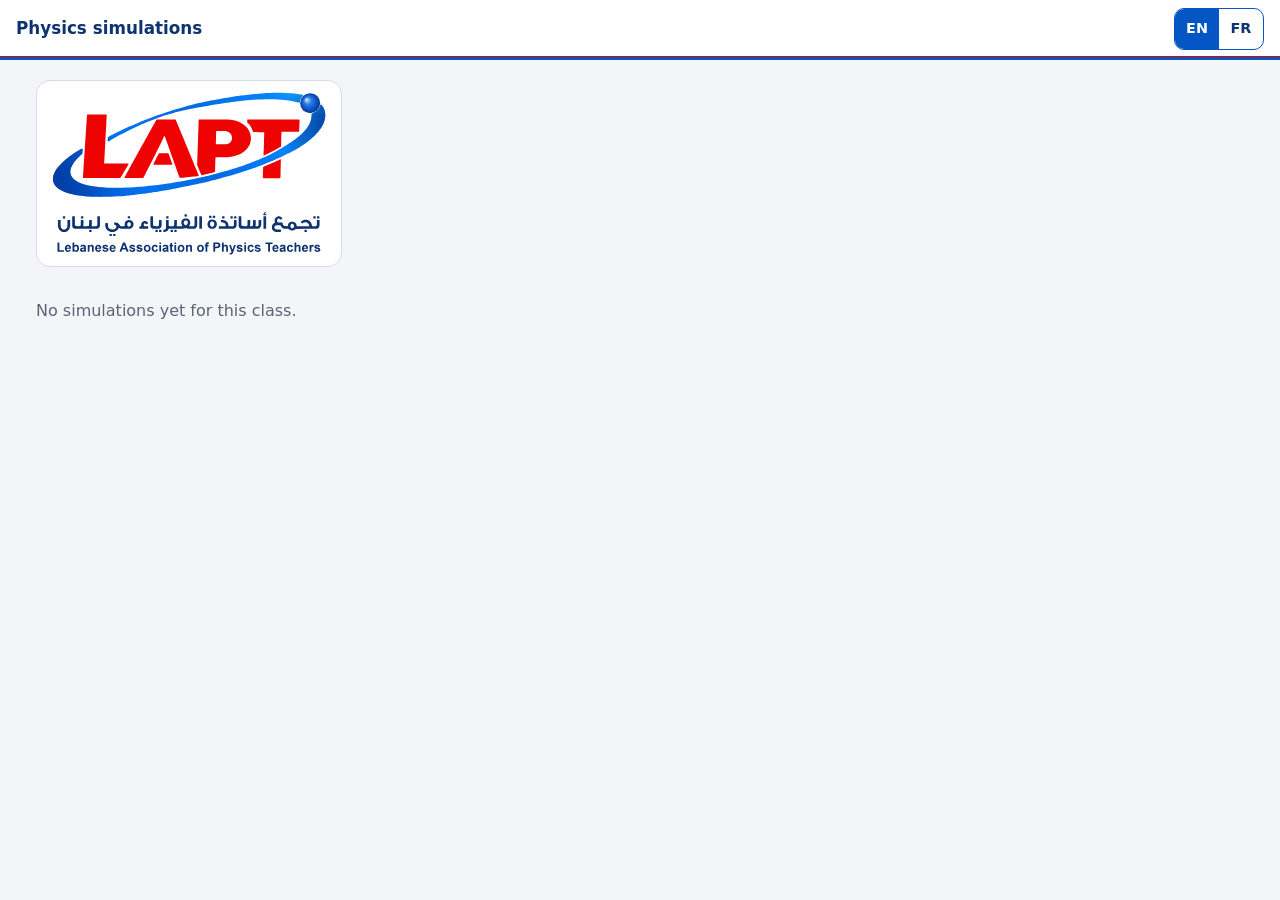
<file: index.html>
<!doctype html>
<html lang="en" data-root="./">
<head>
  <meta charset="utf-8">
  <meta name="viewport" content="width=device-width, initial-scale=1">
  <meta name="color-scheme" content="light dark">
  <title>LAPT</title>
  <link rel="icon" href="shared/img/icon-192.png">
  <link rel="stylesheet" href="shared/base.css">
  <style>
    .cat { max-width: 1240px; margin: 0 auto; padding: 12px 16px 32px; }
    .cat-sub { margin: 4px 0 16px; color: var(--muted); }
    .class-head { font-size: 1.05rem; margin: 20px 0 10px; display: flex; align-items: baseline; gap: 8px; }
    .class-head .count { color: var(--muted); font-size: 0.85rem; font-weight: 400; }
    .grid { display: grid; gap: 12px; grid-template-columns: repeat(auto-fill, minmax(260px, 1fr)); }
    .sim-card {
      display: grid; grid-template-rows: auto 1fr; text-decoration: none; color: inherit;
      background: var(--surface); border: 1px solid var(--border); border-radius: var(--radius); overflow: hidden;
    }
    .sim-card:hover { border-color: var(--primary); }
    .sim-card img { width: 100%; aspect-ratio: 8 / 5; object-fit: cover; display: block; background: var(--scene-bg); }
    .sim-card .body { padding: 10px 12px 12px; display: grid; gap: 4px; align-content: start; }
    .sim-card h3 { font-size: 1rem; margin: 0; }
    .sim-card .chap { font-size: 0.82rem; color: var(--muted); }
    .sim-card p { margin: 0; font-size: 0.9rem; }
    .badge { justify-self: start; font-size: 0.75rem; padding: 2px 8px; border-radius: 999px; background: var(--accent); color: #ffffff; font-weight: 700; }
    .badge-gs { background: transparent; color: var(--primary); border: 1px solid var(--primary); }
    .badge-nr { background: var(--nr-bg); color: var(--nr-ink); border: 1px solid var(--nr-ink); }
    .hero { display: flex; align-items: center; gap: 16px; flex-wrap: wrap; margin: 8px 0 12px; }
    .hero-logo { background: #ffffff; border-radius: 14px; padding: 8px 12px; border: 1px solid var(--border); }
    .hero-logo img { display: block; width: min(280px, 70vw); height: auto; }
    @media (prefers-color-scheme: dark) { .hero-logo { background: transparent; border-color: transparent; padding-left: 0; } }
    .class-nav { display: flex; gap: 6px; overflow-x: auto; scrollbar-width: none; padding-bottom: 4px; }
    .class-nav a {
      flex: 0 0 auto; min-height: 44px; display: inline-grid; place-items: center; padding: 0 14px;
      border: 1px solid var(--border); border-radius: 999px; background: var(--surface); color: var(--text); text-decoration: none; font-size: 0.92rem;
    }
  </style>
</head>
<body>
  <header class="topbar">
    <h1 data-i18n="cat.title"></h1>
    <div class="lang-toggle" role="group" aria-label="EN | FR">
      <button type="button" data-lang-btn="en">EN</button>
      <button type="button" data-lang-btn="fr">FR</button>
    </div>
  </header>
  <main class="cat">
    <div class="hero">
      <a class="hero-logo" href="https://apt-lb.net"><picture><source srcset="shared/img/lapt-logo-dark.svg" media="(prefers-color-scheme: dark)"><img src="shared/img/lapt-logo.svg" alt="LAPT — تجمع أساتذة الفيزياء في لبنان — Lebanese Association of Physics Teachers" width="1108" height="668"></picture></a>
    </div>
    <nav class="class-nav" id="class-nav"></nav>
    <div id="list"></div>
  </main>

  <script type="module">
    import { addStrings, applyI18n, setLang, getLang, onLangChange, t } from './shared/i18n.js';
    import shared from './shared/strings.js';
    import { CLASSES } from './shared/classes.js';
    import { el } from './shared/controls.js';

    addStrings(shared);
    document.querySelectorAll('[data-lang-btn]').forEach((b) => b.addEventListener('click', () => setLang(b.dataset.langBtn)));

    // Drafts are hidden in the app; open index.html?drafts=1 to review them.
    const showDrafts = new URLSearchParams(location.search).has('drafts');
    let catalog = [];

    function render() {
      const lang = getLang();
      const list = document.getElementById('list');
      const nav = document.getElementById('class-nav');
      list.replaceChildren();
      nav.replaceChildren();
      const visible = catalog.filter((s) => s.status === 'ready' || showDrafts);
      for (const c of CLASSES) {
        const sims = visible.filter((s) => (s.grades || [s.grade]).includes(c.id));
        if (!sims.length) continue;
        nav.append(el('a', { href: `#${c.id}` }, c[lang]));
        list.append(el('h2', { class: 'class-head', id: c.id }, [c[lang], el('span', { class: 'count' }, `(${sims.length})`)]));
        const grid = el('div', { class: 'grid' });
        for (const s of sims) {
          grid.append(el('a', { class: 'sim-card', href: s.path + 'index.html' }, [
            el('img', { src: s.thumb, alt: '', loading: 'lazy' }),
            el('div', { class: 'body' }, [
              s.status === 'draft' ? el('span', { class: 'badge' }, t('cat.draft')) : null,
              s.notRequired ? el('span', { class: 'badge badge-nr' }, t(s.notRequired === 'part' ? 'cat.notRequiredPart' : 'cat.notRequired')) : null,
              s.gsOnly ? el('span', { class: 'badge badge-gs' }, t(s.gsOnly === 'part' ? 'cat.gsOnlyPart' : s.gsOnly === 'year' ? 'cat.gsOnlyYear' : 'cat.gsOnly')) : null,
              el('h3', {}, s.gsOnly === true || s.gsOnly === 'year' ? `${s.title[lang]} *` : s.title[lang]),
              el('span', { class: 'chap' }, s.chapter[lang]),
              s.book ? el('span', { class: 'chap' }, s.book[lang]) : null,
              el('p', {}, s.summary[lang]),
            ]),
          ]));
        }
        list.append(grid);
      }
      if (!list.children.length) list.append(el('p', { class: 'muted' }, t('cat.empty')));
      document.title = `${t('cat.title')} — LAPT`;
    }

    onLangChange(render);
    applyI18n();
    fetch('catalog.json').then((r) => r.json()).then((data) => { catalog = data; render(); }).catch(() => render());
  </script>
</body>
</html>
</file>
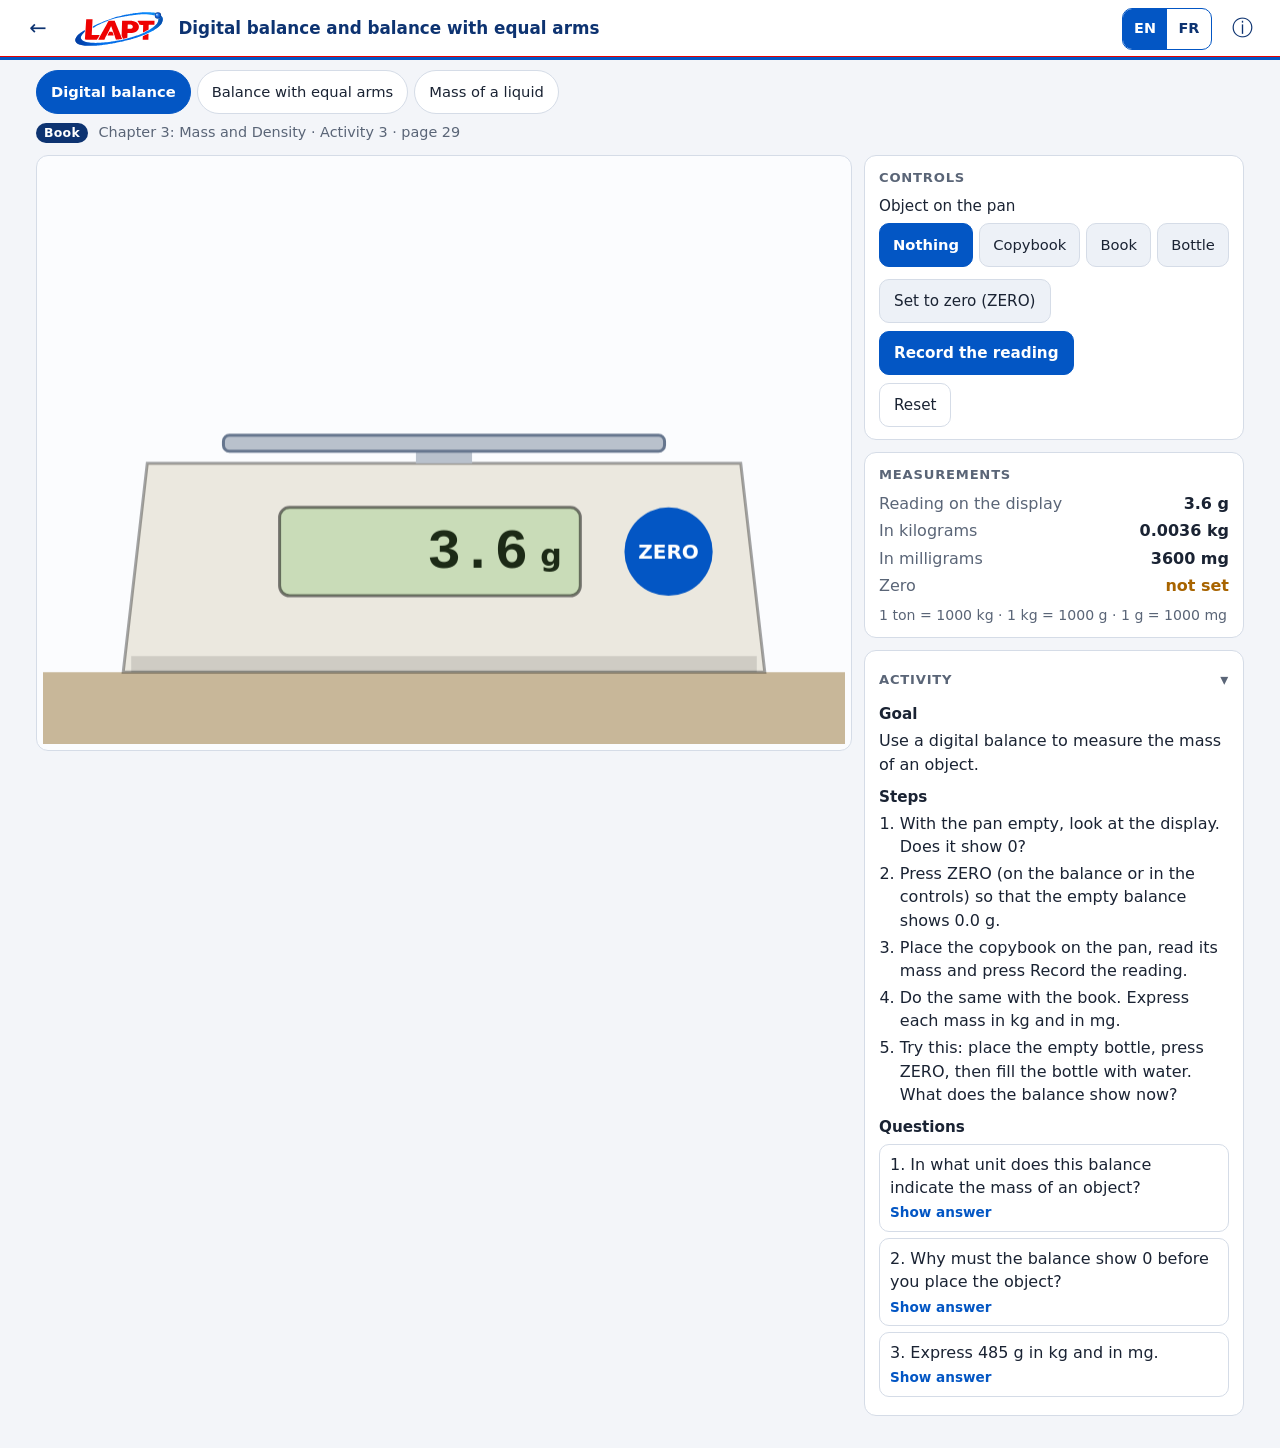
<file: sims/grade7/balances/index.html>
<!doctype html>
<html lang="en" data-root="../../../">
<head>
  <meta charset="utf-8">
  <meta name="viewport" content="width=device-width, initial-scale=1">
  <meta name="color-scheme" content="light dark">
  <title>LAPT</title>
  <link rel="icon" href="../../../shared/img/icon-192.png">
  <link rel="stylesheet" href="../../../shared/base.css">
</head>
<body>
  <header class="topbar">
    <a class="icon-btn" href="../../../index.html" data-i18n-aria-label="ui.back" data-i18n-title="ui.back">←</a>
    <a class="brand optional" href="https://apt-lb.net" aria-label="LAPT — apt-lb.net"><img src="../../../shared/img/lapt-emblem.svg" alt="LAPT" width="90" height="36"></a>
    <h1 data-i18n="title"></h1>
    <div class="lang-toggle" role="group" aria-label="EN | FR">
      <button type="button" data-lang-btn="en">EN</button>
      <button type="button" data-lang-btn="fr">FR</button>
    </div>
    <button type="button" class="icon-btn" id="info-btn" data-i18n-aria-label="ui.info" data-i18n-title="ui.info">ⓘ</button>
  </header>

  <nav class="tabs" id="tabs" role="tablist" data-i18n-aria-label="ui.tabs"></nav>

  <main class="layout">
    <section class="stage">
      <canvas id="stage"></canvas>
    </section>
    <aside class="panel">
      <section class="card">
        <h2 data-i18n="ui.controls"></h2>
        <div id="controls-body"></div>
      </section>
      <section class="card" aria-live="polite">
        <h2 data-i18n="ui.measurements"></h2>
        <div id="measures-body"></div>
      </section>
      <details class="card" id="activity" open>
        <summary data-i18n="ui.activity"></summary>
        <div id="activity-body"></div>
      </details>
    </aside>
  </main>

  <dialog class="info" id="info">
    <div class="info-head">
      <h2 data-i18n="title"></h2>
      <button type="button" class="icon-btn" data-close data-i18n-aria-label="ui.close" style="color:var(--text)">✕</button>
    </div>
    <div id="info-body"></div>
  </dialog>

  <script type="module" src="sim.js"></script>
</body>
</html>
</file>
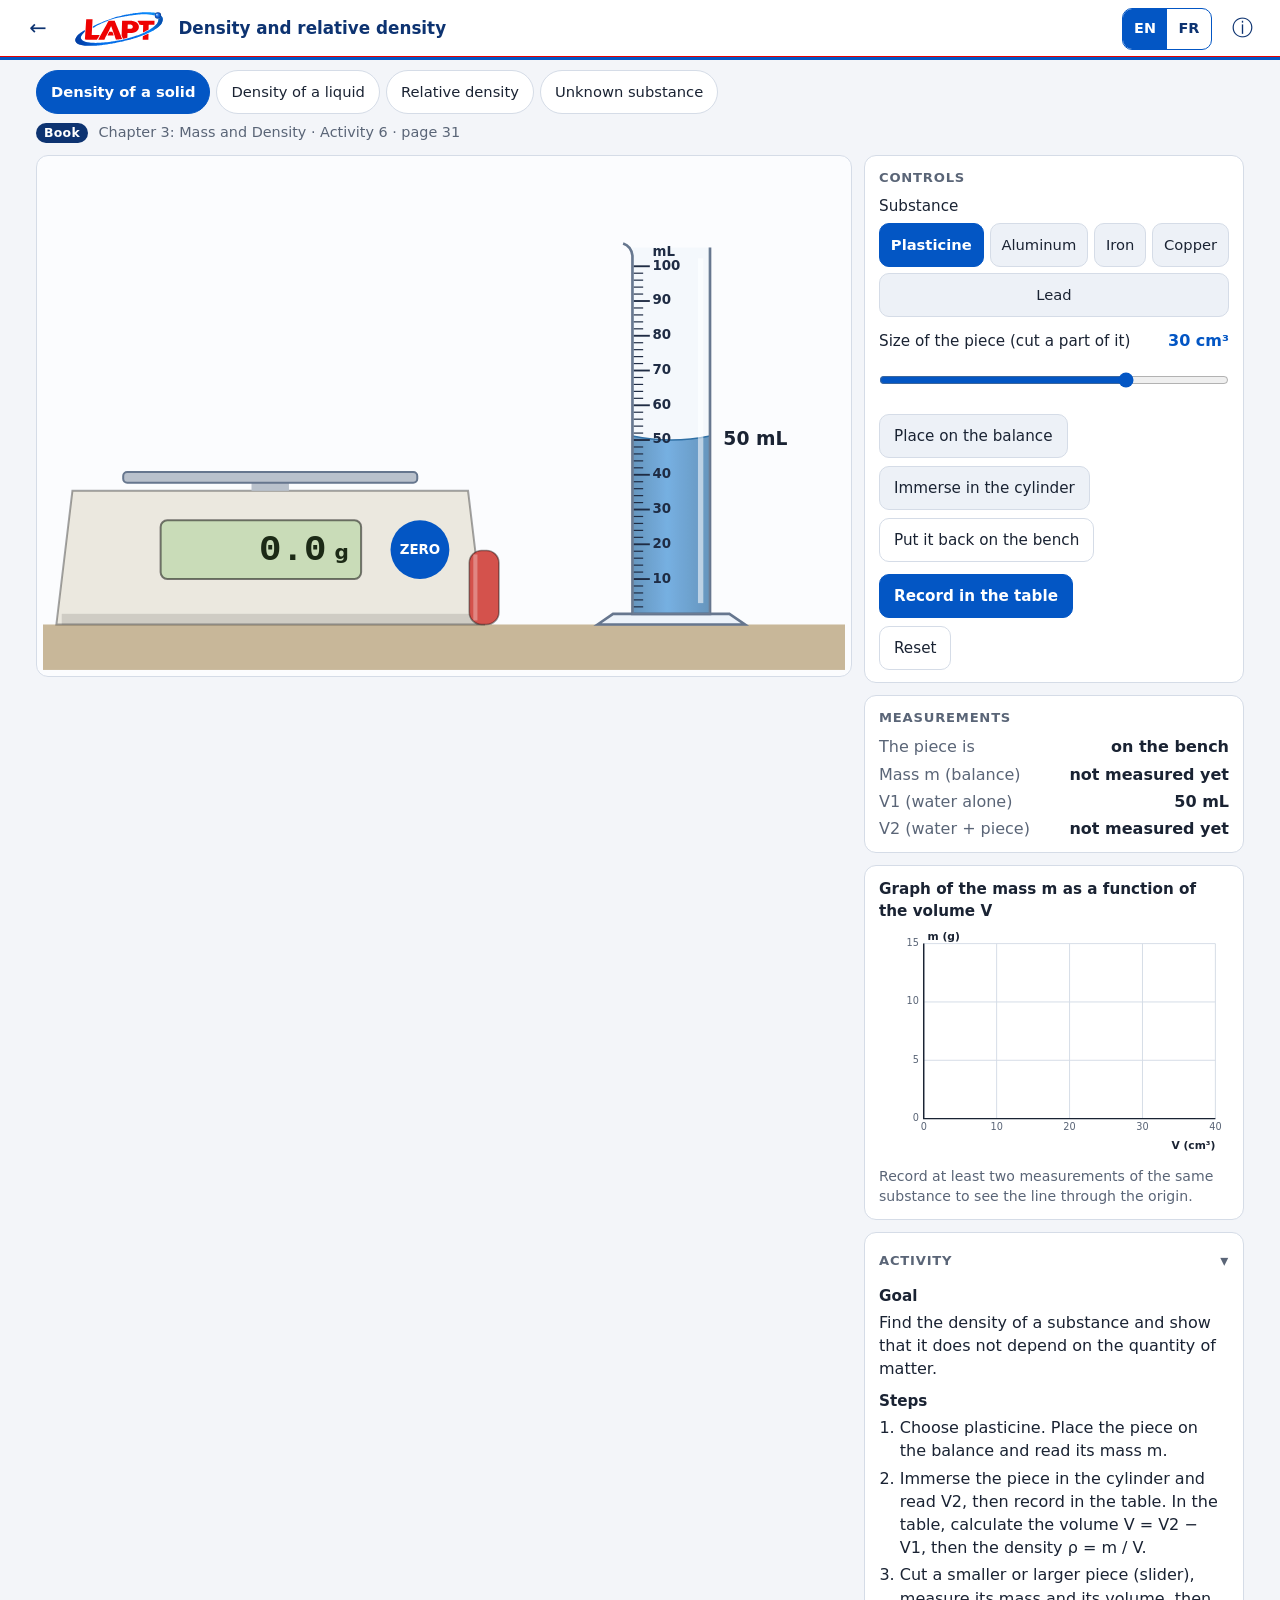
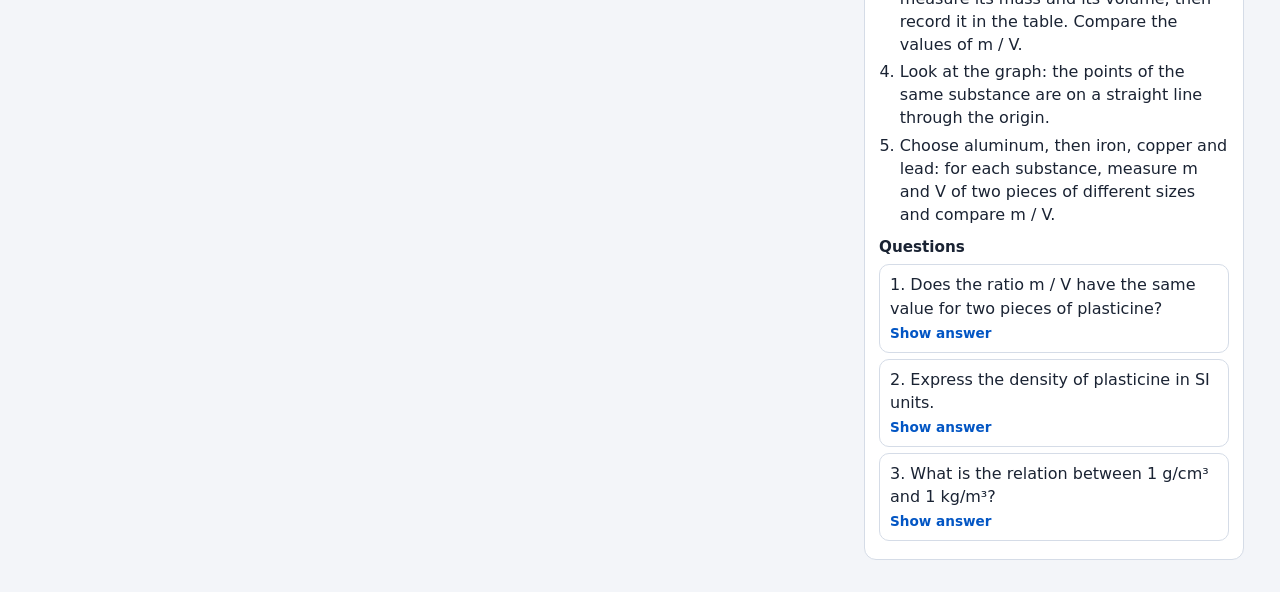
<file: sims/grade7/density-lab/index.html>
<!doctype html>
<html lang="en" data-root="../../../">
<head>
  <meta charset="utf-8">
  <meta name="viewport" content="width=device-width, initial-scale=1">
  <meta name="color-scheme" content="light dark">
  <title>LAPT</title>
  <link rel="icon" href="../../../shared/img/icon-192.png">
  <link rel="stylesheet" href="../../../shared/base.css">
</head>
<body>
  <header class="topbar">
    <a class="icon-btn" href="../../../index.html" data-i18n-aria-label="ui.back" data-i18n-title="ui.back">←</a>
    <a class="brand optional" href="https://apt-lb.net" aria-label="LAPT — apt-lb.net"><img src="../../../shared/img/lapt-emblem.svg" alt="LAPT" width="90" height="36"></a>
    <h1 data-i18n="title"></h1>
    <div class="lang-toggle" role="group" aria-label="EN | FR">
      <button type="button" data-lang-btn="en">EN</button>
      <button type="button" data-lang-btn="fr">FR</button>
    </div>
    <button type="button" class="icon-btn" id="info-btn" data-i18n-aria-label="ui.info" data-i18n-title="ui.info">ⓘ</button>
  </header>

  <nav class="tabs" id="tabs" role="tablist" data-i18n-aria-label="ui.tabs"></nav>

  <main class="layout">
    <section class="stage">
      <canvas id="stage"></canvas>
    </section>
    <aside class="panel">
      <section class="card">
        <h2 data-i18n="ui.controls"></h2>
        <div id="controls-body"></div>
      </section>
      <section class="card" aria-live="polite">
        <h2 data-i18n="ui.measurements"></h2>
        <div id="measures-body"></div>
      </section>
      <section class="card" id="graph-card" hidden>
        <h2 class="keep-case" data-i18n="graph.title"></h2>
        <canvas id="graph"></canvas>
        <div class="legend" id="graph-legend"></div>
        <p class="muted" id="graph-hint" data-i18n="graph.hint" style="margin:6px 0 0;font-size:0.88rem"></p>
      </section>
      <details class="card" id="activity" open>
        <summary data-i18n="ui.activity"></summary>
        <div id="activity-body"></div>
      </details>
    </aside>
  </main>

  <dialog class="info" id="info">
    <div class="info-head">
      <h2 data-i18n="title"></h2>
      <button type="button" class="icon-btn" data-close data-i18n-aria-label="ui.close" style="color:var(--text)">✕</button>
    </div>
    <div id="info-body"></div>
  </dialog>

  <script type="module" src="sim.js"></script>
</body>
</html>
</file>
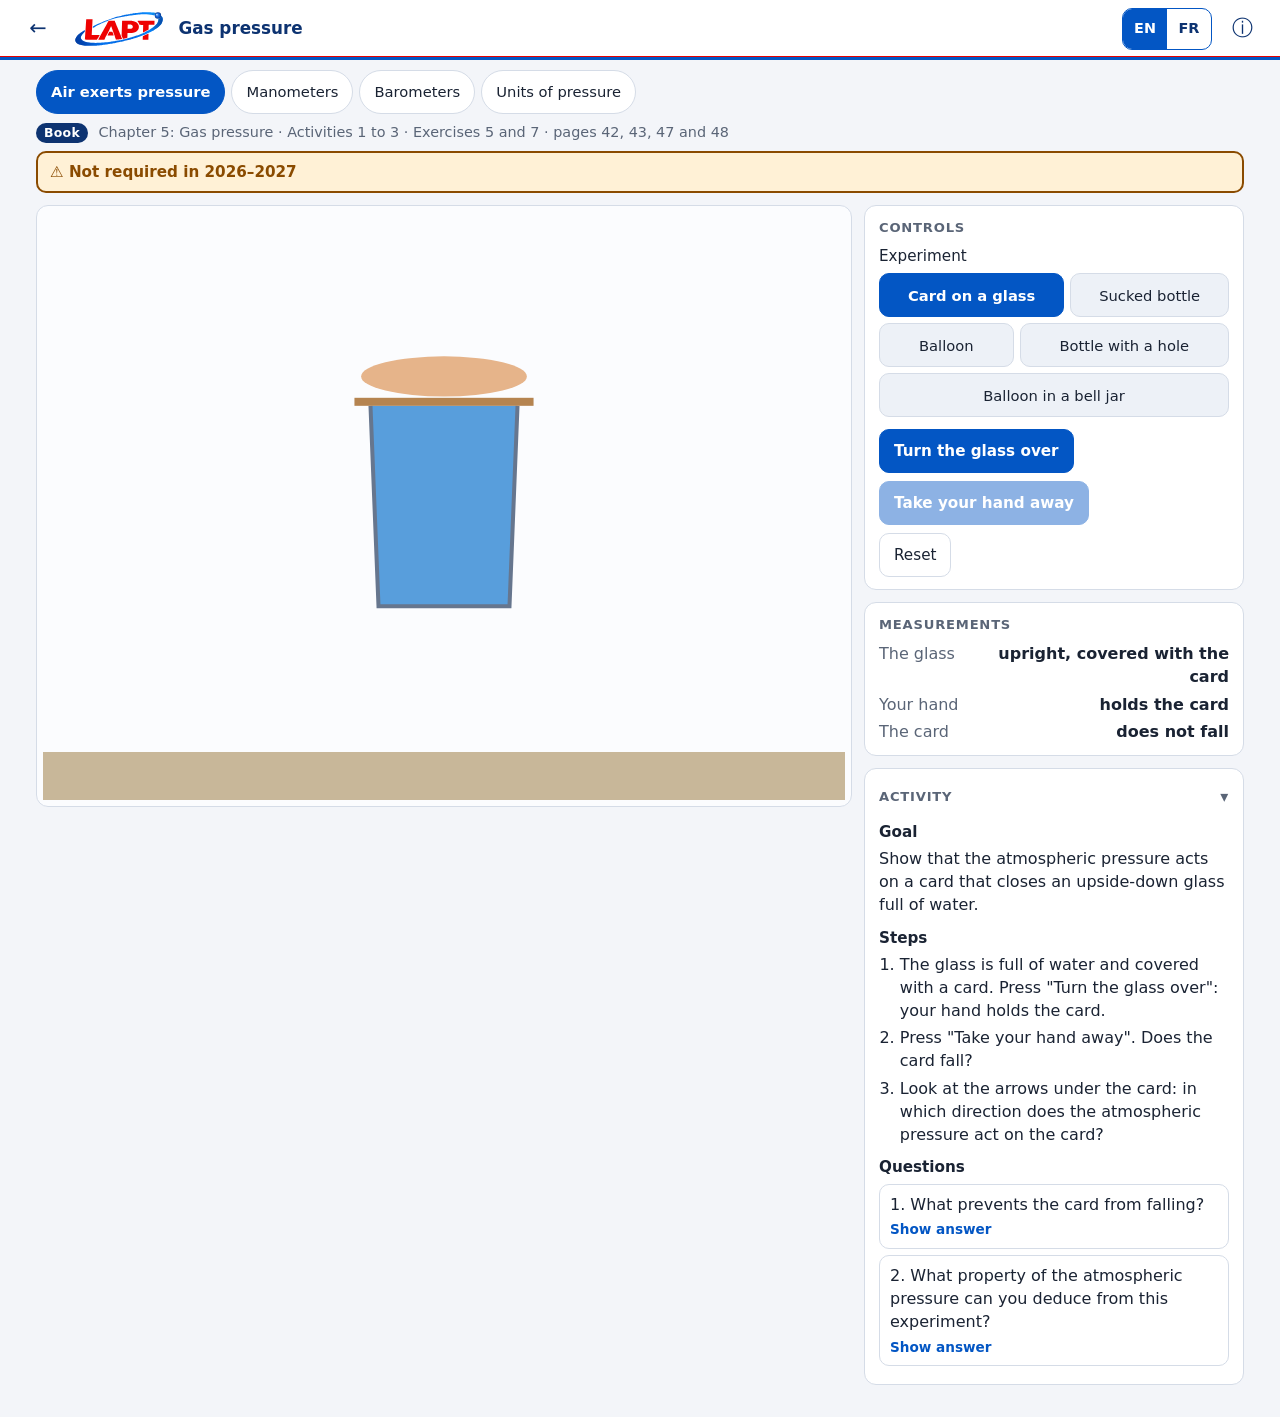
<file: sims/grade7/gas-pressure/index.html>
<!doctype html>
<html lang="en" data-root="../../../">
<head>
  <meta charset="utf-8">
  <meta name="viewport" content="width=device-width, initial-scale=1">
  <meta name="color-scheme" content="light dark">
  <title>LAPT</title>
  <link rel="icon" href="../../../shared/img/icon-192.png">
  <link rel="stylesheet" href="../../../shared/base.css">
</head>
<body>
  <header class="topbar">
    <a class="icon-btn" href="../../../index.html" data-i18n-aria-label="ui.back" data-i18n-title="ui.back">←</a>
    <a class="brand optional" href="https://apt-lb.net" aria-label="LAPT — apt-lb.net"><img src="../../../shared/img/lapt-emblem.svg" alt="LAPT" width="90" height="36"></a>
    <h1 data-i18n="title"></h1>
    <div class="lang-toggle" role="group" aria-label="EN | FR">
      <button type="button" data-lang-btn="en">EN</button>
      <button type="button" data-lang-btn="fr">FR</button>
    </div>
    <button type="button" class="icon-btn" id="info-btn" data-i18n-aria-label="ui.info" data-i18n-title="ui.info">ⓘ</button>
  </header>

  <nav class="tabs" id="tabs" role="tablist" data-i18n-aria-label="ui.tabs"></nav>

  <main class="layout">
    <section class="stage">
      <canvas id="stage"></canvas>
    </section>
    <aside class="panel">
      <section class="card">
        <h2 data-i18n="ui.controls"></h2>
        <div id="controls-body"></div>
      </section>
      <section class="card" aria-live="polite">
        <h2 data-i18n="ui.measurements"></h2>
        <div id="measures-body"></div>
      </section>
      <section class="card" id="graph-card" hidden>
        <h2 class="keep-case" data-i18n="graph.title"></h2>
        <canvas id="graph"></canvas>
      </section>
      <details class="card" id="activity" open>
        <summary data-i18n="ui.activity"></summary>
        <div id="activity-body"></div>
      </details>
    </aside>
  </main>

  <dialog class="info" id="info">
    <div class="info-head">
      <h2 data-i18n="title"></h2>
      <button type="button" class="icon-btn" data-close data-i18n-aria-label="ui.close" style="color:var(--text)">✕</button>
    </div>
    <div id="info-body"></div>
  </dialog>

  <script type="module" src="sim.js"></script>
</body>
</html>
</file>
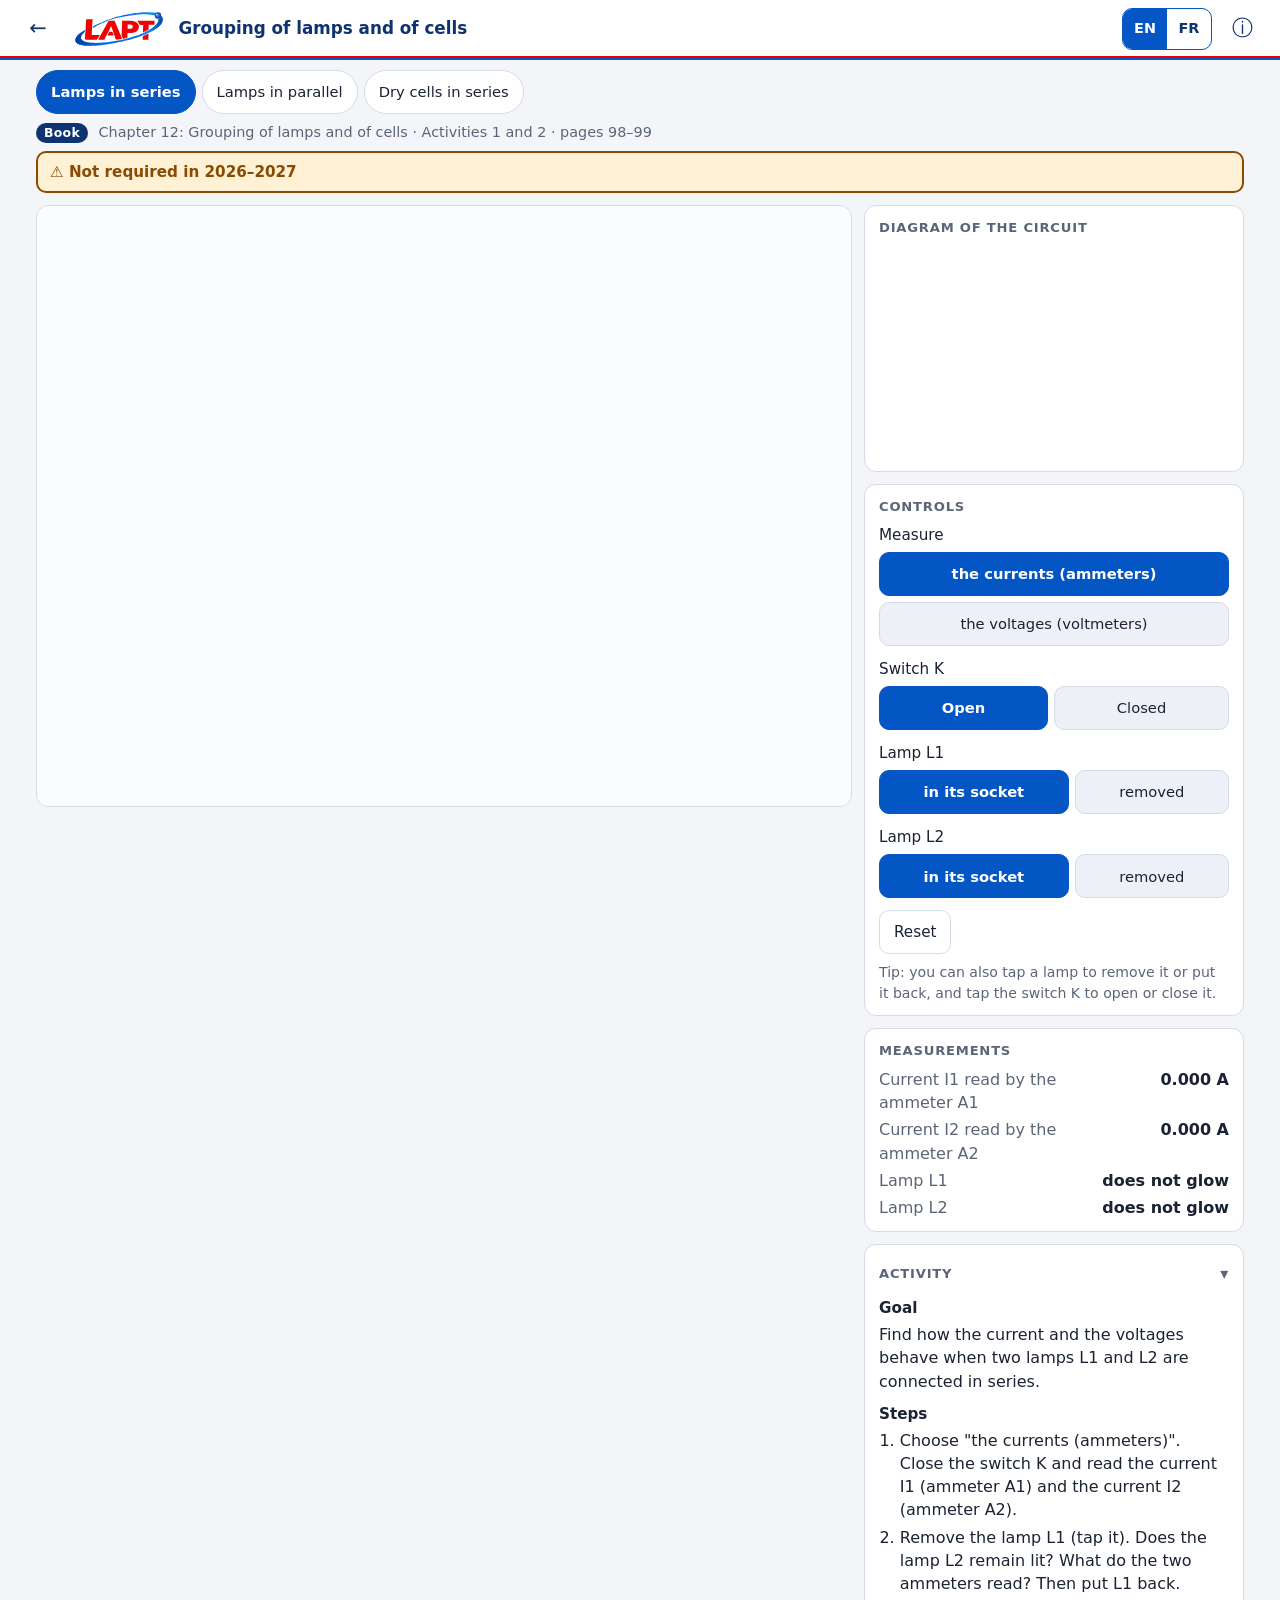
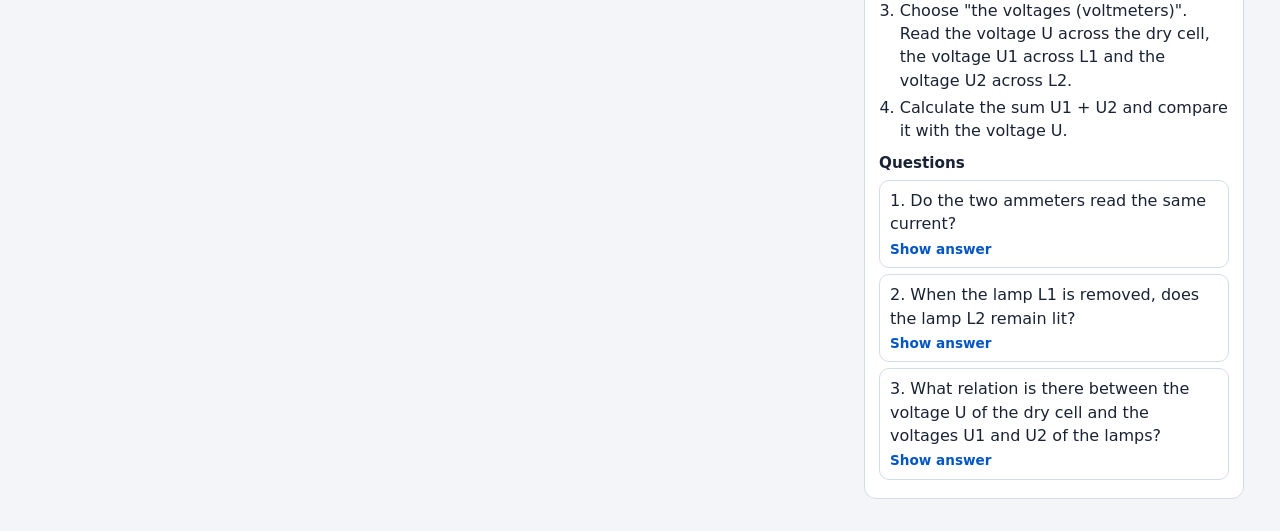
<file: sims/grade7/lamps-series-parallel/index.html>
<!doctype html>
<html lang="en" data-root="../../../">
<head>
  <meta charset="utf-8">
  <meta name="viewport" content="width=device-width, initial-scale=1">
  <meta name="color-scheme" content="light dark">
  <title>LAPT</title>
  <link rel="icon" href="../../../shared/img/icon-192.png">
  <link rel="stylesheet" href="../../../shared/base.css">
</head>
<body>
  <header class="topbar">
    <a class="icon-btn" href="../../../index.html" data-i18n-aria-label="ui.back" data-i18n-title="ui.back">←</a>
    <a class="brand optional" href="https://apt-lb.net" aria-label="LAPT — apt-lb.net"><img src="../../../shared/img/lapt-emblem.svg" alt="LAPT" width="90" height="36"></a>
    <h1 data-i18n="title"></h1>
    <div class="lang-toggle" role="group" aria-label="EN | FR">
      <button type="button" data-lang-btn="en">EN</button>
      <button type="button" data-lang-btn="fr">FR</button>
    </div>
    <button type="button" class="icon-btn" id="info-btn" data-i18n-aria-label="ui.info" data-i18n-title="ui.info">ⓘ</button>
  </header>

  <nav class="tabs" id="tabs" role="tablist" data-i18n-aria-label="ui.tabs"></nav>

  <main class="layout">
    <section class="stage">
      <canvas id="stage"></canvas>
    </section>
    <aside class="panel">
      <section class="card" id="diagram-card">
        <h2 data-i18n="diag.title"></h2>
        <canvas id="diagram"></canvas>
      </section>
      <section class="card">
        <h2 data-i18n="ui.controls"></h2>
        <div id="controls-body"></div>
      </section>
      <section class="card" aria-live="polite">
        <h2 data-i18n="ui.measurements"></h2>
        <div id="measures-body"></div>
      </section>
      <details class="card" id="activity" open>
        <summary data-i18n="ui.activity"></summary>
        <div id="activity-body"></div>
      </details>
    </aside>
  </main>

  <dialog class="info" id="info">
    <div class="info-head">
      <h2 data-i18n="title"></h2>
      <button type="button" class="icon-btn" data-close data-i18n-aria-label="ui.close" style="color:var(--text)">✕</button>
    </div>
    <div id="info-body"></div>
  </dialog>

  <script type="module" src="sim.js"></script>
</body>
</html>
</file>
<file: shared/base.css>
/* LAPT simulations — theme, layout and controls. Colors are tokens; change them here only.
   Brand colors taken from the LAPT logo: red #E60000, blue #0356C4, navy #0D3371. */
:root {
  --brand-red: #e60000;
  --brand-blue: #0356c4;
  --brand-navy: #0d3371;
  --topbar-bg: #ffffff;
  --topbar-ink: #0d3371;
  --bg: #f3f5f9;
  --surface: #ffffff;
  --surface-2: #edf1f7;
  --text: #1a2333;
  --muted: #5a6577;
  --border: #d5dce7;
  --primary: #0356c4;
  --primary-ink: #ffffff;
  --accent: #e60000;
  --good: #1d8a4b;
  --bad: #c0392b;
  --warn: #a86400;
  --focus: #e60000;

  /* Canvas scene colors */
  --scene-bg: #fbfcfe;
  --bench: #c8b799;
  --glass-stroke: #66768e;
  --glass-fill: rgba(170, 200, 230, 0.16);
  --glass-shine: rgba(255, 255, 255, 0.55);
  --scale: #1f2c44;
  --water: #3d8fd6;
  --water-dark: #24679f;
  --oil: #e4bb3c;
  --oil-dark: #b8901b;
  --eye: #1f2c44;
  --sight: #e0662f;
  --thread: #6b6b6b;
  --stone: #8b8073;
  --metal: #9aa4b0;
  --plasticine: #d4524c;
  --lens-ring: #1f2c44;
  --alcohol: #c9d9ef;
  --copybook: #d33c3c;
  --book: #2f6db5;
  --brass: #d9ad4a;
  --brass-dark: #8a6416;
  --brass-ink: #5b3f06;
  --pan-metal: #b9c1cc;
  --balance-body: #a8285f;
  --box: #2b2f36;
  --device: #ebe8df;
  --lcd-bg: #c9dcb8;
  --lcd-ink: #1c2a16;
  --alu: #c7ced8;
  --copper: #c4703f;
  --lead: #6b7380;
  --silver: #dfe3e8;
  --gold: #e3b23c;
  --board: #eef1f5;
  --wire: #2b3140;
  --cell: #2a63b0;
  --cell-band: #c9a227;
  --socket: #3a3f48;
  --motor: #6b7f99;
  --flag: #e0662f;
  --lever: #9aa4b0;
  --switch-knob: #1f2c44;
  --current: #e60000;
  --burnt-glass: rgba(70, 70, 70, 0.35);
  --eraser: #f0a6b4;
  --nylon: #f4f4f4;
  --wood: #b58450;
  --ruler: rgba(90, 160, 230, 0.55);
  --battery: #1f2329;
  --meter-body: #efe6c4;
  --meter-v: #1d6fd1;
  --meter-a: #c23b5b;
  --meter-knob: #fbfaf4;
  --meter-grip: #3a3f48;
  --text-on-meter: #1a2333;
  --lead-black: #1d1f24;
  --com-dot: #1f9d55;
  --scope-body: #b9c0ca;
  --scope-screen: #0f1d17;
  --scope-grid: rgba(150, 220, 180, 0.3);
  --scope-trace: #6cff9a; --scope-trace2: #ffd166;
  --scope-ink: #1a2333;
  /* Graph series (distinct in light and dark) */
  --s1: #d4524c;
  --s2: #1f78c8;
  --s3: #5b6b7f;
  --s4: #d98a1e;
  --s5: #7b4fb8;
  --s6: #2e9a5a;
  /* motion scenes (Grade 8) */
  --sky: #dcebf8;
  --grass: #9cc77a;
  --road: #5d6470;
  --road-line: #f4f4f4;
  --sea: #8ec3ea;
  --land: #e9e1cc;
  --bus: #e3a21a;
  --soot: #22252b;
  --marble: #d9dee6;
  --trace: #f2f2f2;
  --skin: #e6b48a;
  --mercury: #a9b2bd; --sand: #d9b77a; --rubber: #2b2d33; --ball: #f4f1e8; --ball-line: #c9c2ae; --particle: #3e6bb0; --co2: #cfe0c8;
  --no2: #a8551c; --iodine: #6d2f94; --ink: #23379a; --n2: #d9534f; --o2: #3e6bb0; --air-part: #9aa6b5;
  --air-table: #e3e8ee; --air-grid: rgba(13,51,113,0.08);
  --nr-bg: #fff1d6; --nr-ink: #8a4b00; --thermo-red: #d4232b; --thermo-hg: #6f7a88; --thermo-plate: #fbf8ef; --mark: #0d3371; --ice: #e6f3fb; --ice-edge: #9cc3dd; --hotplate: #3a3f48; --hot: #e0662f; --flame-out: #f2a33a; --flame-in: #3b7ddd; --heater: #2e3238; --coil: #ff4b2b; --paper: #f4f1e6; --envelope: #3d3a36; --envelope-white: #f5f3ee; --dye: #d43a3a; --sun: #f5b82e; --wax: #f3ead2; --mag-n: #d6342c; --mag-s: #2f74c8; --side1: #1f9d55; --solid: #4a86d8; --apple: #d63b2f; --eraser: #e98fb0; --can: #3f9a5a; --pin: #c0392b;
  --plus: #d6342c; --minus: #2f74c8; --fur: #8a5a33; --fur-light: #b07a4c; --silk: #f1d7e4; --silk-line: #c99ab2; --plastic-rod: #2c2f36; --glass-rod: rgba(150, 200, 225, 0.55); --leaf: #d9a520;
  --earth-sea: #2f78c4; --earth-land: #5aa04a; --night: rgba(8, 14, 30, 0.55); --fork: #9aa4b0; --clock-case: #7a4a24; --spring-coil: #8a6416; --brick: #b5553c; --panel: #1f3c6e; --collector: #2b2f36; --sky-cloudy: #c9d3dd;

  --radius: 12px;
  --gap: 12px;
  color-scheme: light;
}

@media (prefers-color-scheme: dark) {
  :root:not([data-theme="light"]) {
    --bg: #0e131b;
    --surface: #171f2a;
    --surface-2: #202a37;
    --text: #e6ebf2;
    --muted: #98a4b6;
    --border: #2d3949;
    --primary: #5b9cf2;
    --primary-ink: #08111f;
    --accent: #ff4d4d;
    --topbar-bg: #0d1d3a;
    --topbar-ink: #ffffff;
    --focus: #ff6b6b;
    --good: #4cc27f;
    --bad: #f07466;
    --warn: #f0b04f;
    --scene-bg: #121924;
    --bench: #4a3f30;
    --glass-stroke: #a3b3ca;
    --glass-fill: rgba(140, 170, 210, 0.10);
    --glass-shine: rgba(255, 255, 255, 0.18);
    --scale: #e0e7f1;
    --water: #4b9fe8;
    --water-dark: #2f7cc0;
    --eye: #e6ebf2;
    --thread: #b0b0b0;
    --lens-ring: #e0e7f1;
    --alcohol: #8fa9cc;
    --pan-metal: #8e97a3;
    --balance-body: #b8336f;
    --box: #0b0d10;
    --device: #4a4f58;
    --lcd-bg: #9fbf8a;
    --board: #1a2330;
    --battery: #0b0d10;
    --meter-body: #cfc6a2;
    --lead-black: #8a93a0;
    --wire: #c9d2de;
    --socket: #4a505a;
    --switch-knob: #e0e7f1;
    --current: #ff5a5a;
    --nylon: #e8e8e8;
    --sky: #1b2a3d;
    --grass: #3f5a33;
    --road: #3a4049;
    --road-line: #cfd5dd;
    --sea: #1f4a6e;
    --land: #3b3628;
    --bus: #c48a12;
    --soot: #0b0c0f;
    --mercury: #c3cbd5; --sand: #b8955a; --rubber: #15161a; --ball: #d9d5c8; --ball-line: #a39e8e; --particle: #9ec0f0; --co2: #6f8a66;
    --no2: #d07a3c; --iodine: #b07ad6; --ink: #7d93ff; --n2: #ff7b76; --o2: #8fb4f0; --air-part: #7c8796;
    --air-table: #252a31; --air-grid: rgba(255,255,255,0.06);
    --nr-bg: #3a2a10; --nr-ink: #ffc166; --thermo-red: #ff5a5f; --thermo-hg: #c3cbd5; --thermo-plate: #232c3a; --mark: #8fb8ff; --ice: #cfe6f5; --ice-edge: #7fa9c6; --hotplate: #1c2027; --hot: #ff8a4c; --flame-out: #ffb04d; --flame-in: #6aa2ff; --heater: #15181c; --coil: #ff6b47; --paper: #d9d5c6; --envelope: #57524c; --envelope-white: #d8d5ce; --dye: #ff6161; --sun: #ffc947; --wax: #cfc6ad; --mag-n: #e5534b; --mag-s: #4a8fe0; --side1: #3ccf7a; --solid: #5b9be8; --apple: #e5534b; --eraser: #f0a5c2; --can: #4fb56c; --pin: #f07466;
  --plus: #ff5c55; --minus: #5aa2ff; --fur: #9a6a40; --fur-light: #c08a5a; --silk: #cfb3c2; --silk-line: #a57d92; --plastic-rod: #4a4f59; --glass-rod: rgba(150, 200, 225, 0.40); --leaf: #e8b830;
  --earth-sea: #3d8ad6; --earth-land: #6fb35c; --night: rgba(0, 0, 0, 0.6); --fork: #b9c1cc; --clock-case: #8f5a30; --spring-coil: #d9ad4a; --brick: #9a4a35; --panel: #2c4f8a; --collector: #3a3f47; --sky-cloudy: #283544;
    --scope-body: #3b424d; --scope-ink: #e6ebf2;
    color-scheme: dark;
  }
}
:root[data-theme="dark"] {
  --bg: #0e131b; --surface: #171f2a; --surface-2: #202a37; --text: #e6ebf2; --muted: #98a4b6;
  --border: #2d3949; --primary: #5b9cf2; --primary-ink: #08111f; --accent: #ff4d4d;
  --topbar-bg: #0d1d3a; --topbar-ink: #ffffff; --focus: #ff6b6b;
  --good: #4cc27f; --bad: #f07466; --warn: #f0b04f; --scene-bg: #121924; --bench: #4a3f30;
  --glass-stroke: #a3b3ca; --glass-fill: rgba(140, 170, 210, 0.10); --glass-shine: rgba(255, 255, 255, 0.18);
  --scale: #e0e7f1; --water: #4b9fe8; --water-dark: #2f7cc0; --eye: #e6ebf2; --thread: #b0b0b0; --lens-ring: #e0e7f1;
  --alcohol: #8fa9cc; --pan-metal: #8e97a3; --balance-body: #b8336f; --box: #0b0d10; --device: #4a4f58; --lcd-bg: #9fbf8a;
  --board: #1a2330; --battery: #0b0d10; --meter-body: #cfc6a2; --lead-black: #8a93a0; --wire: #c9d2de; --socket: #4a505a; --switch-knob: #e0e7f1; --current: #ff5a5a; --nylon: #e8e8e8;
  --sky: #1b2a3d; --grass: #3f5a33; --road: #3a4049; --road-line: #cfd5dd; --sea: #1f4a6e; --land: #3b3628; --bus: #c48a12; --soot: #0b0c0f;
  --mercury: #c3cbd5; --sand: #b8955a; --rubber: #15161a; --ball: #d9d5c8; --ball-line: #a39e8e; --particle: #9ec0f0; --co2: #6f8a66;
  --no2: #d07a3c; --iodine: #b07ad6; --ink: #7d93ff; --n2: #ff7b76; --o2: #8fb4f0; --air-part: #7c8796;
  --air-table: #252a31; --air-grid: rgba(255,255,255,0.06);
  --nr-bg: #3a2a10; --nr-ink: #ffc166; --thermo-red: #ff5a5f; --thermo-hg: #c3cbd5; --thermo-plate: #232c3a; --mark: #8fb8ff; --ice: #cfe6f5; --ice-edge: #7fa9c6; --hotplate: #1c2027; --hot: #ff8a4c; --flame-out: #ffb04d; --flame-in: #6aa2ff; --heater: #15181c; --coil: #ff6b47; --paper: #d9d5c6; --envelope: #57524c; --envelope-white: #d8d5ce; --dye: #ff6161; --sun: #ffc947; --wax: #cfc6ad; --mag-n: #e5534b; --mag-s: #4a8fe0; --side1: #3ccf7a; --solid: #5b9be8; --apple: #e5534b; --eraser: #f0a5c2; --can: #4fb56c; --pin: #f07466;
  --plus: #ff5c55; --minus: #5aa2ff; --fur: #9a6a40; --fur-light: #c08a5a; --silk: #cfb3c2; --silk-line: #a57d92; --plastic-rod: #4a4f59; --glass-rod: rgba(150, 200, 225, 0.40); --leaf: #e8b830;
  --earth-sea: #3d8ad6; --earth-land: #6fb35c; --night: rgba(0, 0, 0, 0.6); --fork: #b9c1cc; --clock-case: #8f5a30; --spring-coil: #d9ad4a; --brick: #9a4a35; --panel: #2c4f8a; --collector: #3a3f47; --sky-cloudy: #283544;
  --scope-body: #3b424d; --scope-ink: #e6ebf2;
  color-scheme: dark;
}

* { box-sizing: border-box; }
html { -webkit-text-size-adjust: 100%; }
body {
  margin: 0;
  background: var(--bg);
  color: var(--text);
  font: 16px/1.45 system-ui, -apple-system, "Segoe UI", Roboto, "Noto Sans", sans-serif;
  overflow-x: hidden;
}
[hidden] { display: none !important; }
:focus-visible { outline: 3px solid var(--focus); outline-offset: 2px; }
.muted { color: var(--muted); }

/* ---------- Top bar ---------- */
.topbar {
  position: sticky; top: 0; z-index: 10;
  display: flex; align-items: center; gap: 8px;
  padding: 6px 16px;
  background: var(--topbar-bg); color: var(--topbar-ink);
  border-bottom: 3px solid var(--brand-blue);
  box-shadow: inset 0 -1px 0 var(--brand-red);
  min-height: 60px;
}
.brand {
  display: inline-grid; place-items: center; flex: 0 0 auto;
  height: 44px; padding: 3px 6px; border-radius: 10px; background: #ffffff;
}
.brand img { height: 36px; width: auto; display: block; }
@media (max-width: 599px) { .topbar .brand.optional { display: none; } }
.topbar h1 { flex: 1; font-size: 1.05rem; line-height: 1.25; margin: 0; font-weight: 650; }
.icon-btn {
  display: inline-grid; place-items: center;
  min-width: 44px; min-height: 44px;
  border: 0; border-radius: 10px; background: transparent; color: inherit;
  font: inherit; font-size: 1.3rem; cursor: pointer; text-decoration: none;
}
.icon-btn:hover { background: color-mix(in srgb, currentColor 12%, transparent); }
.lang-toggle { display: inline-flex; border: 1.5px solid var(--primary); border-radius: 10px; overflow: hidden; }
.lang-toggle button {
  min-width: 44px; min-height: 40px; border: 0; background: transparent; color: inherit;
  font: inherit; font-weight: 650; font-size: 0.9rem; cursor: pointer;
}
.lang-toggle button[aria-pressed="true"] { background: var(--primary); color: var(--primary-ink); }

/* ---------- Tabs ---------- */
.tabs {
  display: flex; flex-wrap: wrap; gap: 6px;
  padding: 10px 16px 0; max-width: 1240px; margin: 0 auto;
}
.tabs button {
  flex: 0 0 auto; min-height: 44px; padding: 0 14px;
  border: 1px solid var(--border); border-radius: 999px;
  background: var(--surface); color: var(--text); font: inherit; font-size: 0.92rem; cursor: pointer;
}
.tabs button[aria-selected="true"] { background: var(--primary); border-color: var(--primary); color: var(--primary-ink); font-weight: 600; }

/* ---------- Book reference (chapter · activity · page) ---------- */
.book-ref { max-width: 1240px; margin: 8px auto 0; padding: 0 16px; font-size: 0.9rem; color: var(--muted); }
.not-required {
  max-width: 1208px; margin: 8px auto 0; padding: 8px 12px; border-radius: 10px;
  background: var(--nr-bg); color: var(--nr-ink); border: 2px solid var(--nr-ink); font-size: 0.95rem;
}
@media (min-width: 1240px) { .not-required { margin-left: auto; margin-right: auto; } }
@media (max-width: 1239px) { .not-required { margin-left: 16px; margin-right: 16px; } }
.gs-only-note { max-width: 1240px; margin: 4px auto 0; padding: 0 16px; font-size: 0.9rem; font-weight: 600; color: var(--primary); }
.gs-only::after { content: " *"; }
.book-ref-label {
  display: inline-block; margin-right: 6px; padding: 1px 8px; border-radius: 999px;
  background: var(--brand-navy); color: #ffffff; font-size: 0.78rem; font-weight: 700; letter-spacing: 0.02em;
}

/* ---------- Layout ---------- */
.layout {
  display: grid; gap: var(--gap);
  padding: 12px 16px 32px; max-width: 1240px; margin: 0 auto;
}
@media (min-width: 880px) {
  .layout { grid-template-columns: minmax(0, 1fr) 380px; align-items: start; }
  .stage { position: sticky; top: 75px; }
}
/* Phone: the scene stays visible while the student scrolls the controls under it */
@media (max-width: 879px) {
  .stage { position: sticky; top: 63px; z-index: 5; box-shadow: 0 6px 12px -8px rgba(0, 0, 0, 0.35); }
  .topbar h1 { font-size: 0.95rem; }
}
.stage {
  background: var(--scene-bg); border: 1px solid var(--border); border-radius: var(--radius);
  padding: 6px; display: grid; place-items: center; min-width: 0;
}
.stage canvas { display: block; touch-action: none; user-select: none; -webkit-user-select: none; }
.panel { display: grid; gap: var(--gap); min-width: 0; }
.card {
  background: var(--surface); border: 1px solid var(--border); border-radius: var(--radius);
  padding: 12px 14px;
}
.card > h2, .card > summary { font-size: 0.82rem; text-transform: uppercase; letter-spacing: 0.06em; color: var(--muted); margin: 0 0 8px; font-weight: 700; }
.card > h2.keep-case { text-transform: none; letter-spacing: 0; font-size: 0.95rem; color: var(--text); }
details.card > summary { cursor: pointer; list-style: none; display: flex; justify-content: space-between; align-items: center; min-height: 32px; margin: 0; }
details.card > summary::after { content: "▾"; font-size: 1rem; }
details.card:not([open]) > summary::after { content: "▸"; }
details.card[open] > summary { margin-bottom: 8px; }
.rotate-hint { display: none; font-size: 0.85rem; color: var(--muted); text-align: center; margin: 4px 0 0; }
@media (orientation: portrait) and (max-width: 600px) { .rotate-hint.wants-wide { display: block; } }

/* ---------- Controls ---------- */
.ctl { display: grid; gap: 6px; margin-bottom: 12px; }
.ctl:last-child { margin-bottom: 0; }
.ctl-head { display: flex; justify-content: space-between; align-items: baseline; gap: 8px; }
.ctl-head label, .ctl-label { font-size: 0.95rem; }
.ctl-value { font-variant-numeric: tabular-nums; font-weight: 650; color: var(--primary); white-space: nowrap; }
.ctl.is-disabled { opacity: 0.5; }
input[type="range"] { width: 100%; height: 44px; margin: 0; accent-color: var(--primary); background: transparent; }
.btn-row { display: flex; flex-wrap: wrap; gap: 8px; }
.btn {
  min-height: 44px; padding: 0 14px; border-radius: 10px; font: inherit; font-size: 0.95rem; cursor: pointer;
  border: 1px solid var(--border); background: var(--surface-2); color: var(--text);
}
.btn:disabled { opacity: 0.45; cursor: not-allowed; }
.btn-primary { background: var(--primary); color: var(--primary-ink); border-color: var(--primary); font-weight: 600; }
.btn-ghost { background: transparent; }
.seg { display: flex; flex-wrap: wrap; gap: 6px; }
.seg button {
  flex: 1 1 auto; min-height: 44px; padding: 0 10px; border-radius: 10px; cursor: pointer; font: inherit; font-size: 0.92rem;
  border: 1px solid var(--border); background: var(--surface-2); color: var(--text);
}
.seg button[aria-checked="true"] { background: var(--primary); color: var(--primary-ink); border-color: var(--primary); font-weight: 600; }
.text-input {
  min-height: 44px; width: 7.5em; padding: 0 10px; border-radius: 10px; font: inherit; font-size: 1.05rem;
  border: 1px solid var(--border); background: var(--surface); color: var(--text); font-variant-numeric: tabular-nums;
}
.input-row { display: flex; align-items: center; gap: 8px; flex-wrap: wrap; }

/* ---------- Measurements ---------- */
.meas { display: grid; grid-template-columns: fit-content(58%) 1fr; gap: 4px 12px; margin: 0; }
.meas dt { color: var(--muted); }
.meas dd { margin: 0; font-weight: 650; font-variant-numeric: tabular-nums; text-align: right; }
.good-text { color: var(--good); }
.warn-text { color: var(--warn); }
.bad-text { color: var(--bad); }
.status { padding: 8px 10px; border-radius: 10px; font-size: 0.92rem; background: var(--surface-2); margin-top: 10px; }
.status.good { color: var(--good); }
.status.bad { color: var(--bad); background: rgba(230, 0, 0, 0.09); border-left: 4px solid var(--bad); font-weight: 600; }
.status.warn { color: var(--warn); }
.table-scroll { max-height: 260px; overflow-y: auto; }
table.data { width: 100%; border-collapse: collapse; font-variant-numeric: tabular-nums; font-size: 0.92rem; margin-top: 10px; }
table.data th, table.data td { padding: 6px 4px; border-bottom: 1px solid var(--border); text-align: right; }
table.data th:first-child, table.data td:first-child { text-align: left; }
table.data th { color: var(--muted); font-weight: 600; }
table.data tr.bad-row td { background: rgba(230, 0, 0, 0.07); }
table.data td.bad-cell { color: var(--bad); font-weight: 700; }
.calc-cell { display: flex; gap: 6px; justify-content: flex-end; flex-wrap: wrap; }
.calc-cell .text-input { width: 4.5em; min-width: 0; text-align: center; }
.calc-cell .btn { min-height: 44px; padding: 0 10px; }
.text-input.is-wrong { border: 2px solid var(--bad); color: var(--bad); }

/* ---------- Activity ---------- */
#activity-body h3 { font-size: 0.95rem; margin: 10px 0 4px; }
#activity-body h3:first-child { margin-top: 0; }
#activity-body p, #activity-body ol { margin: 0 0 6px; }
#activity-body ol { padding-left: 1.3em; }
#activity-body li { margin-bottom: 4px; }
.qa { border: 1px solid var(--border); border-radius: 10px; margin: 6px 0; }
.qa summary { list-style: none; cursor: pointer; padding: 8px 10px; display: grid; gap: 4px; }
.qa-show { font-size: 0.85rem; color: var(--primary); font-weight: 600; }
.qa[open] .qa-show { display: none; }
.qa-a { margin: 0; padding: 0 10px 10px; color: var(--good); }

/* ---------- Info dialog ---------- */
dialog.info {
  width: min(560px, calc(100vw - 32px)); max-height: calc(100vh - 48px);
  border: 1px solid var(--border); border-radius: var(--radius); padding: 0;
  background: var(--surface); color: var(--text);
}
dialog.info::backdrop { background: rgba(0, 0, 0, 0.45); }
.info-head { display: flex; justify-content: space-between; align-items: center; padding: 8px 8px 8px 16px; border-bottom: 1px solid var(--border); }
.info-head h2 { font-size: 1rem; margin: 0; }
#info-body { padding: 8px 16px 16px; }
#info-body h3 { font-size: 0.95rem; margin: 12px 0 4px; }
#info-body ul { padding-left: 1.2em; margin: 0; }
#info-body li { margin-bottom: 4px; }

/* ---------- Chips (e.g. box of standard masses) ---------- */
.chips { display: grid; grid-template-columns: repeat(auto-fill, minmax(64px, 1fr)); gap: 6px; }
.chip {
  min-height: 44px; padding: 0 6px; border-radius: 10px; cursor: pointer; font: inherit; font-size: 0.92rem; font-weight: 600;
  border: 1px solid var(--border); background: var(--surface-2); color: var(--text); font-variant-numeric: tabular-nums;
}
.chip[aria-pressed="true"] { background: var(--brass); border-color: var(--brass-dark); color: var(--brass-ink); }
.chip:disabled { opacity: 0.45; cursor: not-allowed; }

/* ---------- Graph legend ---------- */
.legend { display: flex; flex-wrap: wrap; gap: 4px 14px; margin-top: 6px; font-size: 0.88rem; }
.legend-item { display: inline-flex; align-items: center; gap: 6px; }
.legend-dot { width: 10px; height: 10px; border-radius: 50%; display: inline-block; }
#graph { display: block; }

/* ---------- Classification list ---------- */
.classify { display: grid; gap: 10px; }
.cl-row { display: grid; gap: 6px; padding-bottom: 10px; border-bottom: 1px solid var(--border); }
.cl-head { display: flex; justify-content: space-between; align-items: baseline; gap: 8px; }
.cl-name { font-size: 0.95rem; }
.cl-mark { font-weight: 800; font-size: 1.1rem; }
.cl-row .seg { flex-wrap: nowrap; }
.cl-row .seg button { flex: 1 1 0; min-width: 0; padding: 0 6px; font-size: 0.85rem; line-height: 1.15; }

#diagram { display: block; margin: 0 auto; }

/* ---------- Attention: a button the student must press (e.g. replace a melted fuse) ---------- */
@keyframes lapt-attention { 0%, 100% { box-shadow: 0 0 0 0 rgba(230, 0, 0, 0.55); } 50% { box-shadow: 0 0 0 8px rgba(230, 0, 0, 0); } }
.btn.attention { animation: lapt-attention 1.2s ease-in-out infinite; background: var(--accent); border-color: var(--accent); color: #ffffff; }
@media (prefers-reduced-motion: reduce) { .btn.attention { animation: none; } }

/* Note in the activity panel (e.g. the questions follow the book's values) */
.activity-note { margin: 6px 0 10px; padding: 8px 10px; border-left: 4px solid var(--primary); background: color-mix(in srgb, var(--primary) 10%, transparent); border-radius: 6px; font-size: 0.9rem; }
</file>
